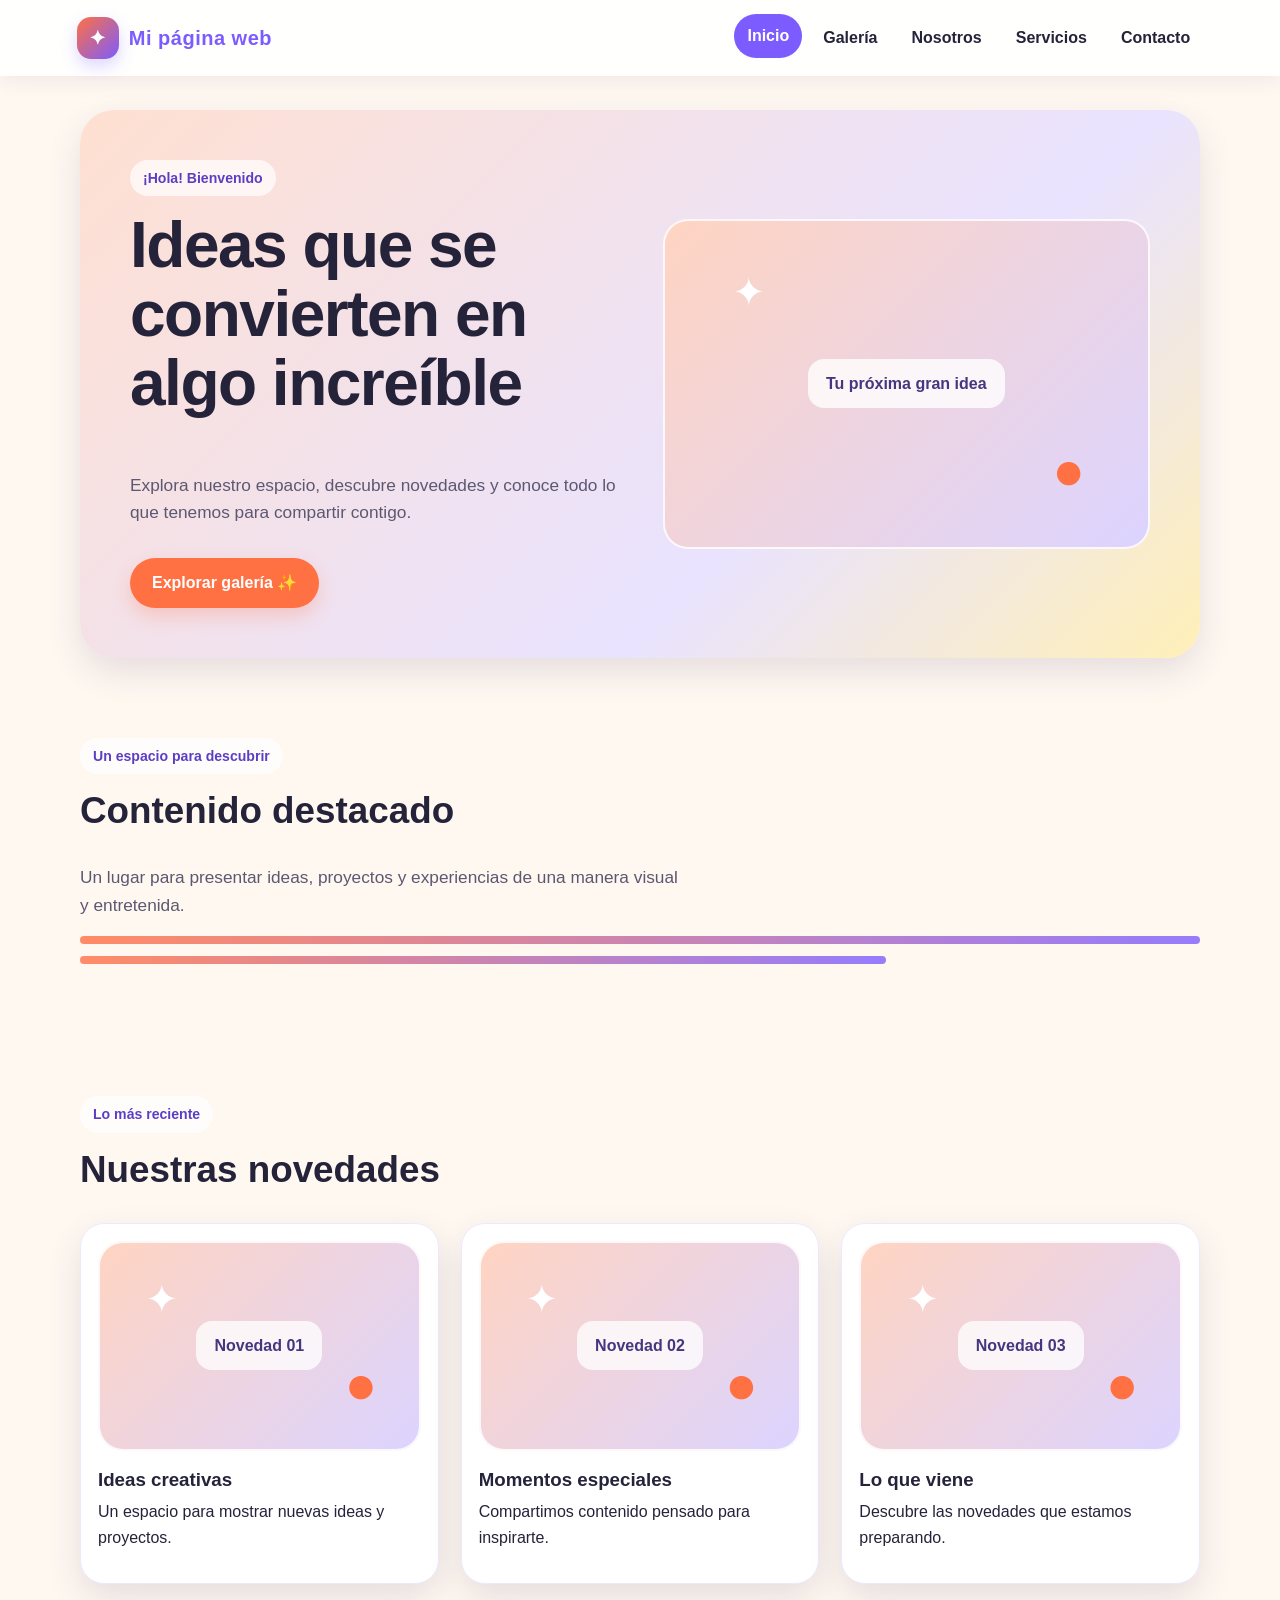
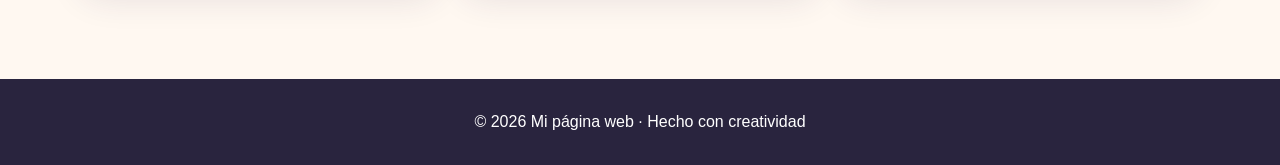
<file: index.html>
<!DOCTYPE html>
<html lang="es">
<head>
    <meta charset="UTF-8">
    <meta name="viewport" content="width=device-width, initial-scale=1.0">
    <meta name="description" content="Inicio - sitio web de ejemplo">
    <title>Inicio - Mi página web</title>
    <link rel="stylesheet" href="hojaestilos.css">
</head>
<body>
    <header>
        <div class="logo">Mi página web</div>
        <nav aria-label="Navegación principal">
            <a href="index.html" class="activo" aria-current="page">Inicio</a>
            <a href="galeria.html">Galería</a>
            <a href="nosotros.html">Nosotros</a>
            <a href="servicio.html">Servicios</a>
            <a href="contacto.html">Contacto</a>
        </nav>
    </header>
    <main>
        <section class="portada">
            <div class="texto-portada">
                <span class="etiqueta">¡Hola! Bienvenido</span>
                <h1>Ideas que se convierten en algo increíble</h1>
                <p>Explora nuestro espacio, descubre novedades y conoce todo lo que tenemos para compartir contigo.</p>
                <a href="galeria.html" class="boton">Explorar galería ✨</a>
            </div>
            <div class="imagen"><span>Tu próxima gran idea</span></div>
        </section>
        <section class="contenido">
            <span class="etiqueta">Un espacio para descubrir</span>
            <h2>Contenido destacado</h2>
            <p class="intro">Un lugar para presentar ideas, proyectos y experiencias de una manera visual y entretenida.</p>
            <div class="linea"></div>
            <div class="linea media"></div>
        </section>
        <section class="contenido">
            <span class="etiqueta">Lo más reciente</span>
            <h2>Nuestras novedades</h2>
            <div class="tarjetas">
                <article class="tarjeta">
                    <div class="imagen"><span>Novedad 01</span></div>
                    <h3>Ideas creativas</h3>
                    <p>Un espacio para mostrar nuevas ideas y proyectos.</p>
                </article>
                <article class="tarjeta">
                    <div class="imagen"><span>Novedad 02</span></div>
                    <h3>Momentos especiales</h3>
                    <p>Compartimos contenido pensado para inspirarte.</p>
                </article>
                <article class="tarjeta">
                    <div class="imagen"><span>Novedad 03</span></div>
                    <h3>Lo que viene</h3>
                    <p>Descubre las novedades que estamos preparando.</p>
                </article>
            </div>
        </section>
    </main>
    <footer>
        <p>© 2026 Mi página web · Hecho con creatividad</p>
    </footer>
</body>
</html>
</file>
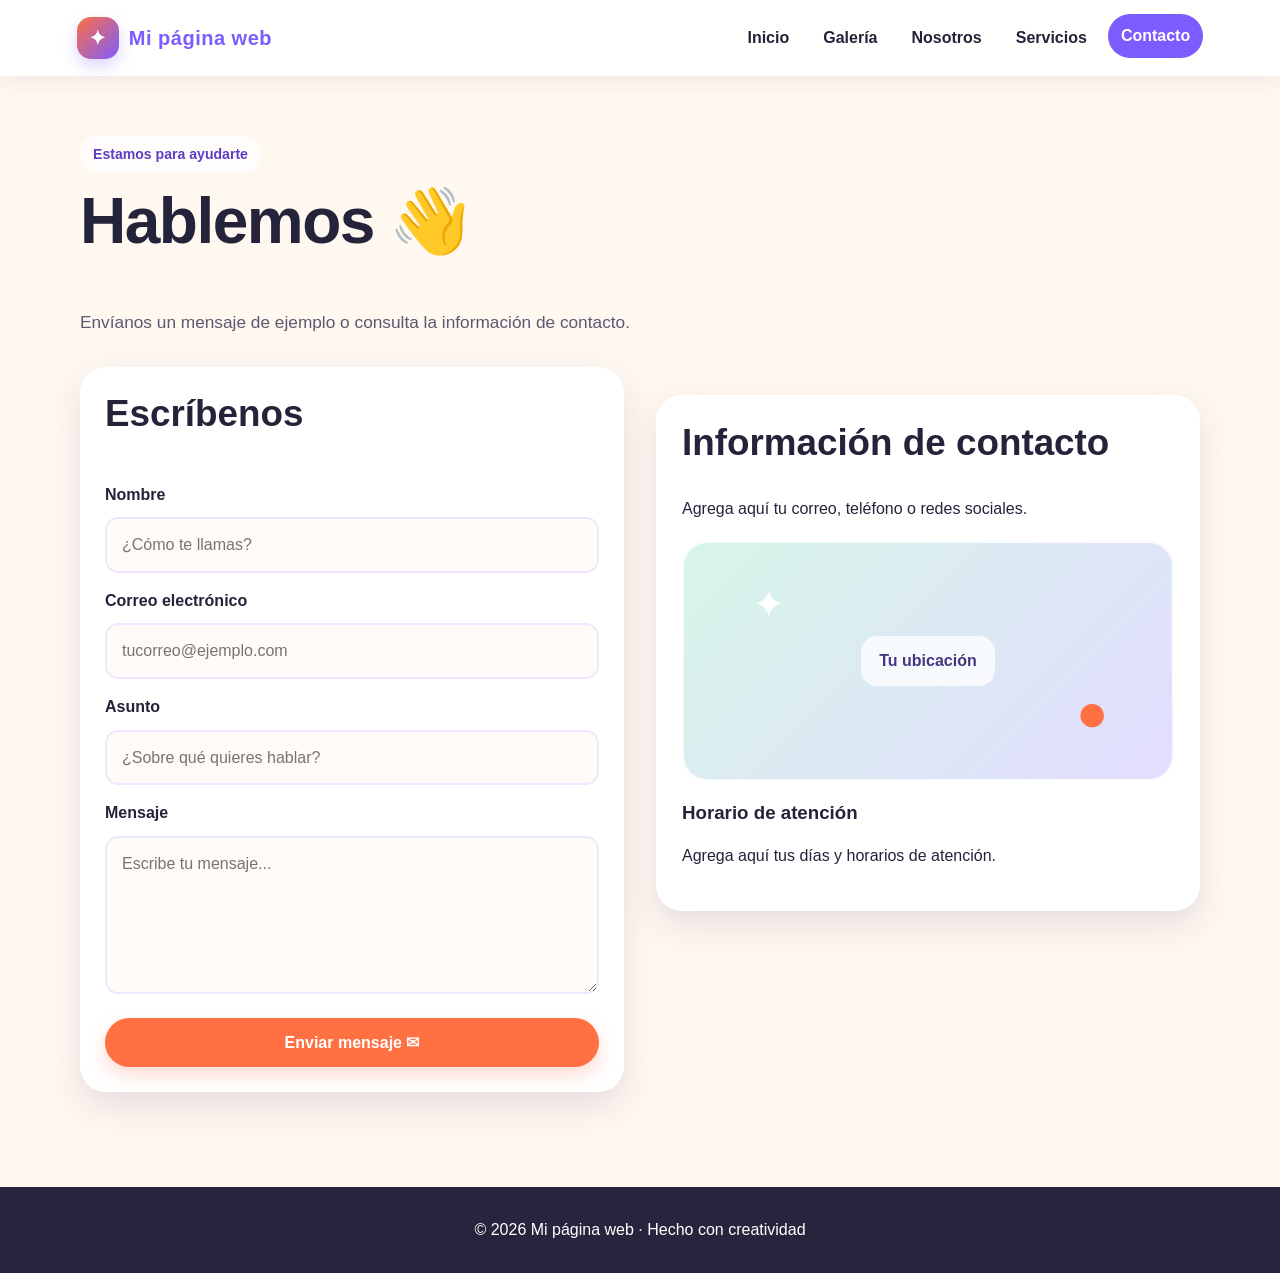
<file: contacto.html>
<!DOCTYPE html>
<html lang="es">
<head>
    <meta charset="UTF-8">
    <meta name="viewport" content="width=device-width, initial-scale=1.0">
    <meta name="description" content="Contacto - sitio web de ejemplo">
    <title>Contacto - Mi página web</title>
    <link rel="stylesheet" href="hojaestilos.css">
</head>
<body>
    <header>
        <div class="logo">Mi página web</div>
        <nav aria-label="Navegación principal">
            <a href="index.html">Inicio</a>
            <a href="galeria.html">Galería</a>
            <a href="nosotros.html">Nosotros</a>
            <a href="servicio.html">Servicios</a>
            <a href="contacto.html" class="activo" aria-current="page">Contacto</a>
        </nav>
    </header>
    <main>
        <section class="contenido">
            <span class="etiqueta">Estamos para ayudarte</span>
            <h1>Hablemos 👋</h1>
            <p class="intro">Envíanos un mensaje de ejemplo o consulta la información de contacto.</p>
            <section class="dos-columnas">
                <form class="formulario" onsubmit="event.preventDefault(); alert('¡Gracias! Este formulario es una demostración y todavía no envía mensajes.');">
                    <h2>Escríbenos</h2>
                    <label for="nombre">Nombre</label>
                    <input type="text" id="nombre" name="nombre" placeholder="¿Cómo te llamas?" required>
                    <label for="correo">Correo electrónico</label>
                    <input type="email" id="correo" name="correo" placeholder="tucorreo@ejemplo.com" required>
                    <label for="asunto">Asunto</label>
                    <input type="text" id="asunto" name="asunto" placeholder="¿Sobre qué quieres hablar?">
                    <label for="mensaje">Mensaje</label>
                    <textarea id="mensaje" name="mensaje" rows="5" placeholder="Escribe tu mensaje..." required></textarea>
                    <button type="submit" class="boton">Enviar mensaje ✉</button>
                </form>
                <div class="bloque">
                    <h2>Información de contacto</h2>
                    <p>Agrega aquí tu correo, teléfono o redes sociales.</p>
                    <div class="imagen mapa"><span>Tu ubicación</span></div>
                    <h3>Horario de atención</h3>
                    <p>Agrega aquí tus días y horarios de atención.</p>
                </div>
            </section>
        </section>
    </main>
    <footer>
        <p>© 2026 Mi página web · Hecho con creatividad</p>
    </footer>
</body>
</html>
</file>
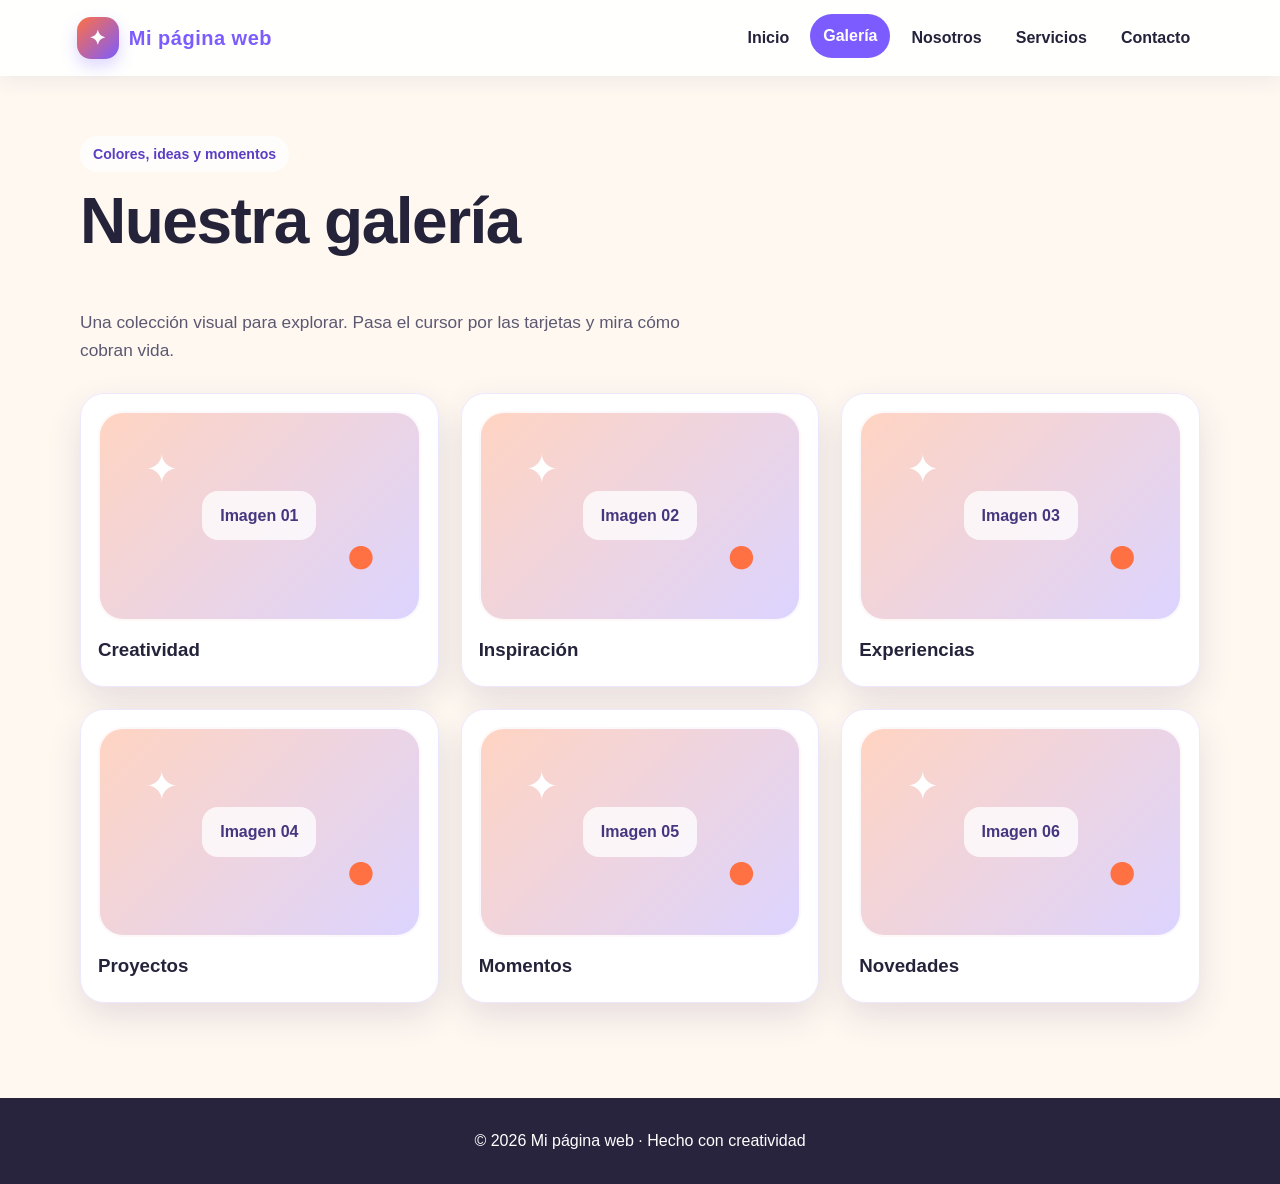
<file: galeria.html>
<!DOCTYPE html>
<html lang="es">
<head>
    <meta charset="UTF-8">
    <meta name="viewport" content="width=device-width, initial-scale=1.0">
    <meta name="description" content="Galería - sitio web de ejemplo">
    <title>Galería - Mi página web</title>
    <link rel="stylesheet" href="hojaestilos.css">
</head>
<body>
    <header>
        <div class="logo">Mi página web</div>
        <nav aria-label="Navegación principal">
            <a href="index.html">Inicio</a>
            <a href="galeria.html" class="activo" aria-current="page">Galería</a>
            <a href="nosotros.html">Nosotros</a>
            <a href="servicio.html">Servicios</a>
            <a href="contacto.html">Contacto</a>
        </nav>
    </header>
    <main>
        <section class="contenido">
            <span class="etiqueta">Colores, ideas y momentos</span>
            <h1>Nuestra galería</h1>
            <p class="intro">Una colección visual para explorar. Pasa el cursor por las tarjetas y mira cómo cobran vida.</p>
            <div class="galeria">
                <article class="elemento-galeria"><div class="imagen"><span>Imagen 01</span></div><h3>Creatividad</h3></article>
                <article class="elemento-galeria"><div class="imagen"><span>Imagen 02</span></div><h3>Inspiración</h3></article>
                <article class="elemento-galeria"><div class="imagen"><span>Imagen 03</span></div><h3>Experiencias</h3></article>
                <article class="elemento-galeria"><div class="imagen"><span>Imagen 04</span></div><h3>Proyectos</h3></article>
                <article class="elemento-galeria"><div class="imagen"><span>Imagen 05</span></div><h3>Momentos</h3></article>
                <article class="elemento-galeria"><div class="imagen"><span>Imagen 06</span></div><h3>Novedades</h3></article>
            </div>
        </section>
    </main>
    <footer>
        <p>© 2026 Mi página web · Hecho con creatividad</p>
    </footer>
</body>
</html>
</file>
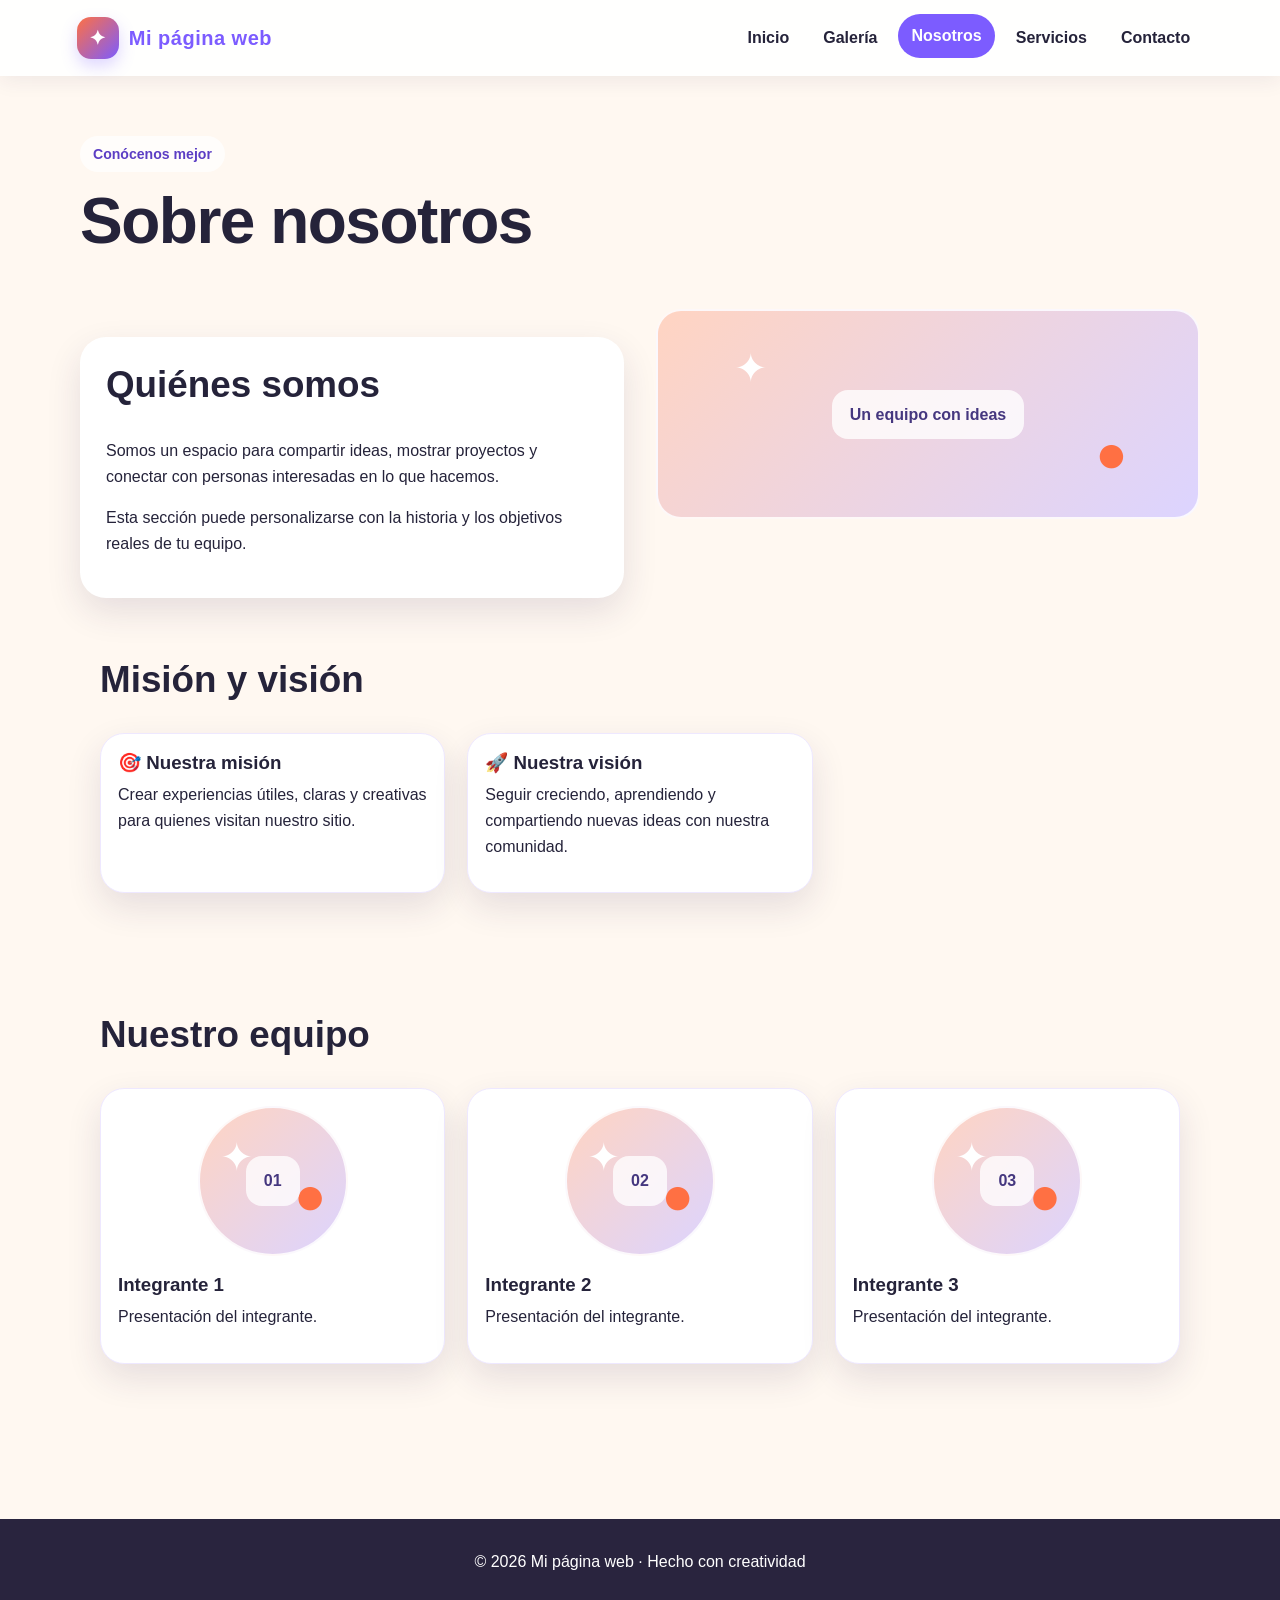
<file: nosotros.html>
<!DOCTYPE html>
<html lang="es">
<head>
    <meta charset="UTF-8">
    <meta name="viewport" content="width=device-width, initial-scale=1.0">
    <meta name="description" content="Nosotros - sitio web de ejemplo">
    <title>Nosotros - Mi página web</title>
    <link rel="stylesheet" href="hojaestilos.css">
</head>
<body>
    <header>
        <div class="logo">Mi página web</div>
        <nav aria-label="Navegación principal">
            <a href="index.html">Inicio</a>
            <a href="galeria.html">Galería</a>
            <a href="nosotros.html" class="activo" aria-current="page">Nosotros</a>
            <a href="servicio.html">Servicios</a>
            <a href="contacto.html">Contacto</a>
        </nav>
    </header>
    <main>
        <section class="contenido">
            <span class="etiqueta">Conócenos mejor</span>
            <h1>Sobre nosotros</h1>
            <section class="dos-columnas">
                <div class="bloque">
                    <h2>Quiénes somos</h2>
                    <p>Somos un espacio para compartir ideas, mostrar proyectos y conectar con personas interesadas en lo que hacemos.</p>
                    <p>Esta sección puede personalizarse con la historia y los objetivos reales de tu equipo.</p>
                </div>
                <div class="imagen"><span>Un equipo con ideas</span></div>
            </section>
            <section class="contenido">
                <h2>Misión y visión</h2>
                <div class="tarjetas">
                    <article class="tarjeta"><h3>🎯 Nuestra misión</h3><p>Crear experiencias útiles, claras y creativas para quienes visitan nuestro sitio.</p></article>
                    <article class="tarjeta"><h3>🚀 Nuestra visión</h3><p>Seguir creciendo, aprendiendo y compartiendo nuevas ideas con nuestra comunidad.</p></article>
                </div>
            </section>
            <section class="contenido">
                <h2>Nuestro equipo</h2>
                <div class="tarjetas">
                    <article class="tarjeta"><div class="imagen perfil"><span>01</span></div><h3>Integrante 1</h3><p>Presentación del integrante.</p></article>
                    <article class="tarjeta"><div class="imagen perfil"><span>02</span></div><h3>Integrante 2</h3><p>Presentación del integrante.</p></article>
                    <article class="tarjeta"><div class="imagen perfil"><span>03</span></div><h3>Integrante 3</h3><p>Presentación del integrante.</p></article>
                </div>
            </section>
        </section>
    </main>
    <footer>
        <p>© 2026 Mi página web · Hecho con creatividad</p>
    </footer>
</body>
</html>
</file>
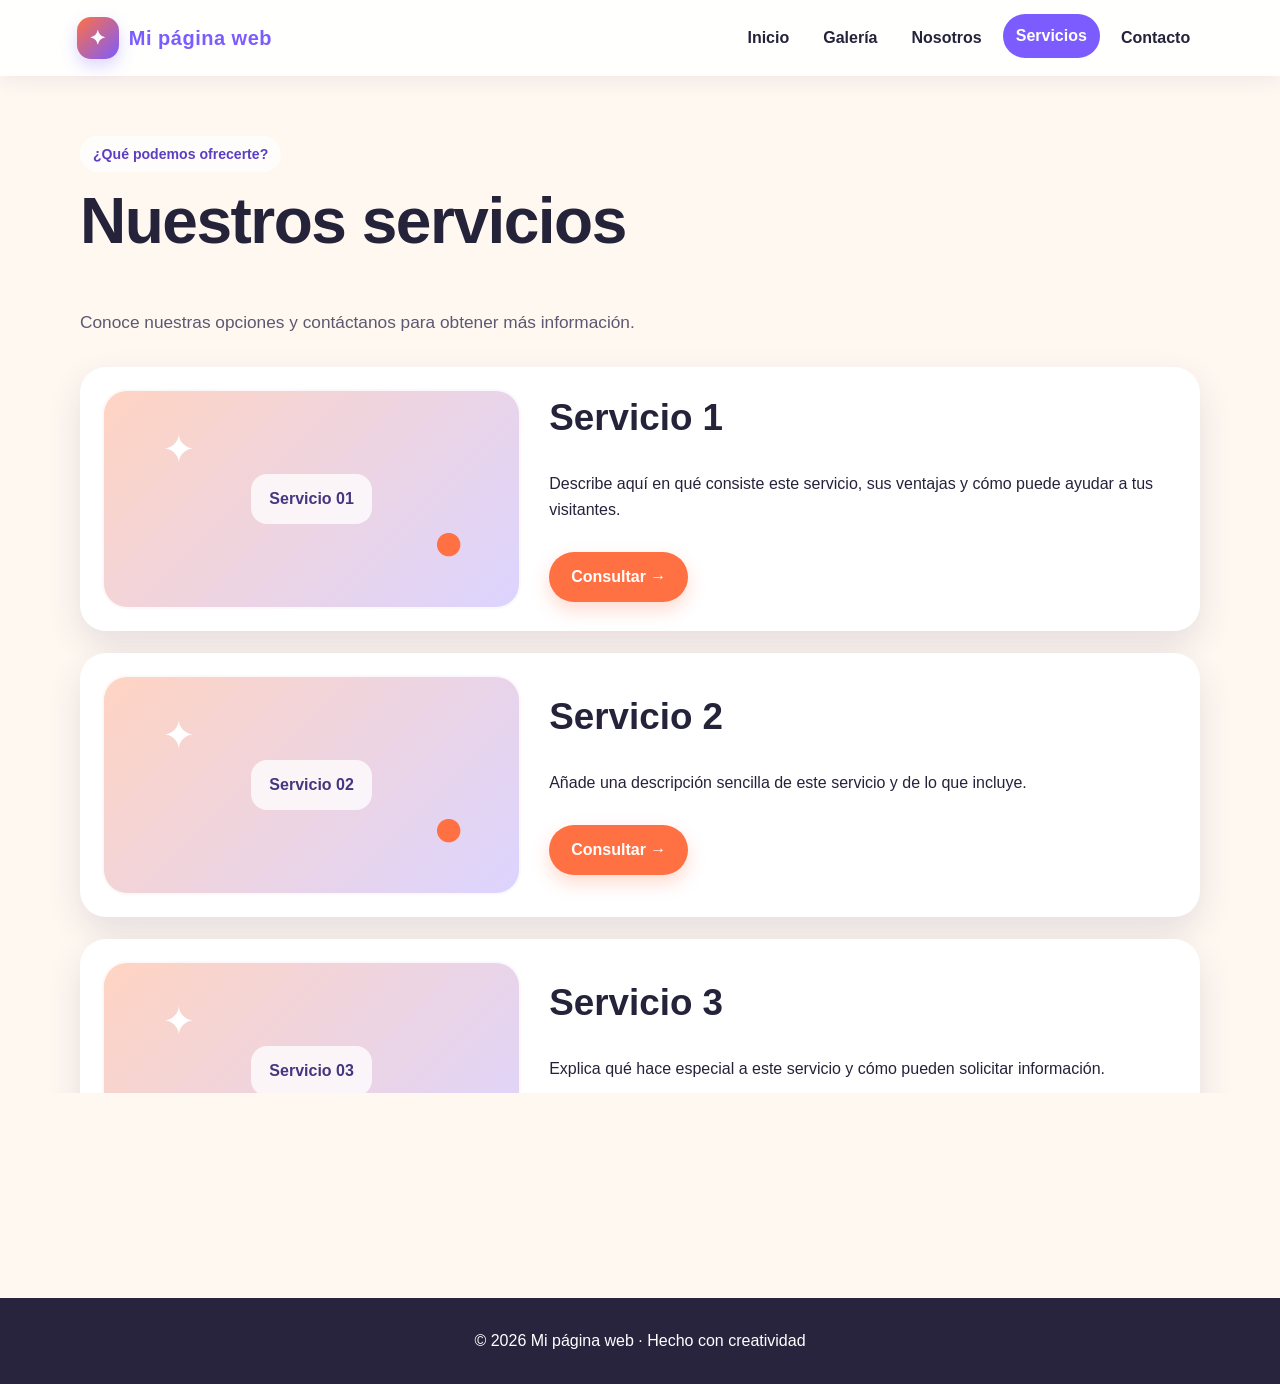
<file: servicio.html>
<!DOCTYPE html>
<html lang="es">
<head>
    <meta charset="UTF-8">
    <meta name="viewport" content="width=device-width, initial-scale=1.0">
    <meta name="description" content="Servicios - sitio web de ejemplo">
    <title>Servicios - Mi página web</title>
    <link rel="stylesheet" href="hojaestilos.css">
</head>
<body>
    <header>
        <div class="logo">Mi página web</div>
        <nav aria-label="Navegación principal">
            <a href="index.html">Inicio</a>
            <a href="galeria.html">Galería</a>
            <a href="nosotros.html">Nosotros</a>
            <a href="servicio.html" class="activo" aria-current="page">Servicios</a>
            <a href="contacto.html">Contacto</a>
        </nav>
    </header>
    <main>
        <section class="contenido">
            <span class="etiqueta">¿Qué podemos ofrecerte?</span>
            <h1>Nuestros servicios</h1>
            <p class="intro">Conoce nuestras opciones y contáctanos para obtener más información.</p>
            <div class="lista-servicios">
                <article class="servicio">
                    <div class="imagen"><span>Servicio 01</span></div>
                    <div><h2>Servicio 1</h2><p>Describe aquí en qué consiste este servicio, sus ventajas y cómo puede ayudar a tus visitantes.</p><a href="contacto.html" class="boton">Consultar →</a></div>
                </article>
                <article class="servicio">
                    <div class="imagen"><span>Servicio 02</span></div>
                    <div><h2>Servicio 2</h2><p>Añade una descripción sencilla de este servicio y de lo que incluye.</p><a href="contacto.html" class="boton">Consultar →</a></div>
                </article>
                <article class="servicio">
                    <div class="imagen"><span>Servicio 03</span></div>
                    <div><h2>Servicio 3</h2><p>Explica qué hace especial a este servicio y cómo pueden solicitar información.</p><a href="contacto.html" class="boton">Consultar →</a></div>
                </article>
            </div>
        </section>
    </main>
    <footer>
        <p>© 2026 Mi página web · Hecho con creatividad</p>
    </footer>
</body>
</html>
</file>
<file: hojaestilos.css>
* {
    box-sizing: border-box;
}

:root {
    --fondo: #fff8f1;
    --texto: #25233a;
    --primario: #ff7043;
    --secundario: #7c5cff;
    --terciario: #ffd166;
    --tarjeta: #ffffff;
    --sombra: 0 14px 35px rgba(47, 36, 83, .12);
}

html {
    scroll-behavior: smooth;
}

body {
    margin: 0;
    font-family: Arial, sans-serif;
    color: var(--texto);
    background: var(--fondo);
    line-height: 1.6;
}

header {
    position: sticky;
    top: 0;
    z-index: 10;
    display: flex;
    justify-content: space-between;
    align-items: center;
    gap: 20px;
    padding: 16px 6%;
    background: rgba(255, 255, 255, .92);
    backdrop-filter: blur(12px);
    box-shadow: 0 4px 20px rgba(47, 36, 83, .08);
    animation: bajar .7s ease both;
}

.logo {
    display: flex;
    align-items: center;
    gap: 10px;
    color: var(--secundario);
    font-size: 1.25rem;
    font-weight: 900;
    letter-spacing: .5px;
}

.logo::before {
    content: "✦";
    display: grid;
    place-items: center;
    width: 42px;
    height: 42px;
    color: white;
    background: linear-gradient(135deg, var(--primario), var(--secundario));
    border-radius: 14px;
    box-shadow: 0 7px 16px rgba(124, 92, 255, .25);
}

nav {
    display: flex;
    flex-wrap: wrap;
    gap: 8px;
}

nav a {
    color: var(--texto);
    text-decoration: none;
    font-weight: 700;
    padding: 9px 13px;
    border-radius: 999px;
    transition: color .25s ease, background .25s ease, transform .25s ease;
}

nav a:hover,
nav a.activo {
    color: white;
    background: var(--secundario);
    transform: translateY(-2px);
}

main {
    min-height: 70vh;
}

h1, h2, h3, p {
    margin-top: 0;
}

h1 {
    font-size: clamp(2.2rem, 5vw, 4rem);
    line-height: 1.08;
    letter-spacing: -1.5px;
}

h2 {
    font-size: clamp(1.6rem, 3vw, 2.3rem);
    line-height: 1.2;
}

h3 {
    line-height: 1.25;
}

.contenido {
    width: min(1120px, 100% - 40px);
    margin: 0 auto;
    padding: 60px 0;
    animation: aparecer .7s ease both;
}

.portada {
    display: grid;
    grid-template-columns: 1fr 1fr;
    align-items: center;
    gap: 45px;
    width: min(1120px, 100% - 40px);
    margin: 34px auto 20px;
    padding: 50px;
    overflow: hidden;
    background: linear-gradient(135deg, #ffe0d1, #e9e3ff 65%, #fff0b8);
    border-radius: 34px;
    box-shadow: var(--sombra);
}

.texto-portada {
    animation: deslizar .8s .1s ease both;
}

.etiqueta {
    display: inline-block;
    margin-bottom: 15px;
    padding: 7px 13px;
    color: #5c3ec4;
    background: rgba(255, 255, 255, .7);
    border-radius: 999px;
    font-size: .88rem;
    font-weight: 800;
}

.texto-portada p,
.intro {
    max-width: 600px;
    color: #5c5871;
    font-size: 1.08rem;
}

.portada .imagen {
    min-height: 330px;
    animation: flotar 5s ease-in-out infinite;
}

.imagen {
    position: relative;
    display: grid;
    place-items: center;
    min-height: 210px;
    overflow: hidden;
    color: #5e4ca8;
    background: linear-gradient(135deg, #ffd4c2, #dcd4ff);
    border: 2px solid rgba(255, 255, 255, .85);
    border-radius: 25px;
}

.imagen::before {
    content: "✦";
    position: absolute;
    top: 12%;
    left: 14%;
    color: white;
    font-size: 2.5rem;
    animation: girar 8s linear infinite;
}

.imagen::after {
    content: "●";
    position: absolute;
    right: 13%;
    bottom: 10%;
    color: var(--primario);
    font-size: 3.4rem;
    animation: flotar 3.5s ease-in-out infinite;
}

.imagen span {
    z-index: 1;
    padding: 12px 18px;
    color: #45377f;
    background: rgba(255, 255, 255, .78);
    border-radius: 16px;
    font-weight: 800;
}

.linea {
    width: 100%;
    height: 8px;
    margin: 12px 0;
    background: linear-gradient(90deg, var(--primario), var(--secundario));
    border-radius: 99px;
    opacity: .8;
}

.linea.corta {
    width: 48%;
}

.linea.media {
    width: 72%;
}

.boton {
    display: inline-block;
    margin-top: 14px;
    padding: 12px 22px;
    color: white;
    background: var(--primario);
    border: 0;
    border-radius: 999px;
    box-shadow: 0 8px 18px rgba(255, 112, 67, .25);
    text-decoration: none;
    font: inherit;
    font-weight: 800;
    cursor: pointer;
    transition: transform .25s ease, box-shadow .25s ease, background .25s ease;
}

.boton:hover {
    background: #f45a30;
    transform: translateY(-4px) scale(1.02);
    box-shadow: 0 12px 24px rgba(255, 112, 67, .32);
}

.bloque {
    padding: 26px;
    margin-top: 28px;
    background: white;
    border-radius: 26px;
    box-shadow: var(--sombra);
}

.tarjetas,
.galeria {
    display: grid;
    grid-template-columns: repeat(3, minmax(0, 1fr));
    gap: 22px;
    margin-top: 28px;
}

.tarjeta,
.elemento-galeria {
    padding: 17px;
    background: var(--tarjeta);
    border: 1px solid #eee8ff;
    border-radius: 24px;
    box-shadow: var(--sombra);
    transition: transform .3s ease, box-shadow .3s ease;
    animation: aparecer .65s ease both;
}

.tarjeta:hover,
.elemento-galeria:hover {
    transform: translateY(-8px) rotate(-.5deg);
    box-shadow: 0 20px 40px rgba(47, 36, 83, .17);
}

.tarjeta .imagen,
.elemento-galeria .imagen {
    margin-bottom: 17px;
}

.tarjeta h3,
.elemento-galeria h3 {
    margin-bottom: 8px;
}

.dos-columnas {
    display: grid;
    grid-template-columns: 1fr 1fr;
    align-items: start;
    gap: 32px;
    margin-top: 30px;
}

.lista-servicios {
    display: grid;
    gap: 22px;
    margin-top: 30px;
}

.servicio {
    display: grid;
    grid-template-columns: minmax(220px, .8fr) 1.2fr;
    align-items: center;
    gap: 28px;
    padding: 22px;
    background: white;
    border-radius: 26px;
    box-shadow: var(--sombra);
    transition: transform .3s ease;
}

.servicio:hover {
    transform: translateX(6px);
}

.servicio .imagen {
    min-height: 220px;
}

.perfil {
    width: 150px;
    min-height: 150px;
    margin: 0 auto 16px;
    border-radius: 50%;
}

.mapa {
    min-height: 240px;
    margin: 20px 0;
    background: linear-gradient(135deg, #d7f5e8, #e2ddff);
}

.formulario {
    display: flex;
    flex-direction: column;
    gap: 10px;
    padding: 25px;
    background: white;
    border-radius: 26px;
    box-shadow: var(--sombra);
}

.formulario label {
    margin-top: 5px;
    font-weight: 800;
}

.formulario input,
.formulario textarea {
    width: 100%;
    padding: 13px 15px;
    color: var(--texto);
    background: #fffaf7;
    border: 2px solid #eee8ff;
    border-radius: 13px;
    font: inherit;
    transition: border-color .2s ease, box-shadow .2s ease;
}

.formulario input:focus,
.formulario textarea:focus {
    outline: none;
    border-color: var(--secundario);
    box-shadow: 0 0 0 4px rgba(124, 92, 255, .12);
}

.formulario textarea {
    resize: vertical;
}

footer {
    margin-top: 35px;
    padding: 30px 20px;
    color: white;
    background: #29243e;
    text-align: center;
}

footer p {
    margin: 0;
}

:focus-visible {
    outline: 3px solid var(--primario);
    outline-offset: 3px;
}

@keyframes aparecer {
    from { opacity: 0; transform: translateY(18px); }
    to { opacity: 1; transform: translateY(0); }
}

@keyframes deslizar {
    from { opacity: 0; transform: translateX(-28px); }
    to { opacity: 1; transform: translateX(0); }
}

@keyframes bajar {
    from { opacity: 0; transform: translateY(-18px); }
    to { opacity: 1; transform: translateY(0); }
}

@keyframes flotar {
    0%, 100% { transform: translateY(0); }
    50% { transform: translateY(-12px); }
}

@keyframes girar {
    to { transform: rotate(360deg); }
}

@media (max-width: 760px) {
    header {
        position: static;
        flex-direction: column;
        align-items: flex-start;
        padding: 16px 20px;
    }

    nav {
        width: 100%;
        gap: 5px;
    }

    nav a {
        padding: 8px 10px;
        font-size: .92rem;
    }

    .portada,
    .dos-columnas,
    .servicio {
        grid-template-columns: 1fr;
    }

    .portada {
        padding: 28px;
        gap: 25px;
    }

    .portada .imagen {
        min-height: 240px;
    }

    .tarjetas,
    .galeria {
        grid-template-columns: repeat(2, minmax(0, 1fr));
    }

    .contenido {
        padding: 40px 0;
    }
}

@media (max-width: 480px) {
    .tarjetas,
    .galeria {
        grid-template-columns: 1fr;
    }

    .portada {
        width: calc(100% - 24px);
        margin-top: 12px;
        padding: 22px;
        border-radius: 24px;
    }

    .contenido {
        width: calc(100% - 28px);
    }

    .formulario {
        padding: 18px;
    }
}

@media (prefers-reduced-motion: reduce) {
    *,
    *::before,
    *::after {
        scroll-behavior: auto !important;
        animation-duration: .01ms !important;
        animation-iteration-count: 1 !important;
        transition-duration: .01ms !important;
    }
}
</file>
